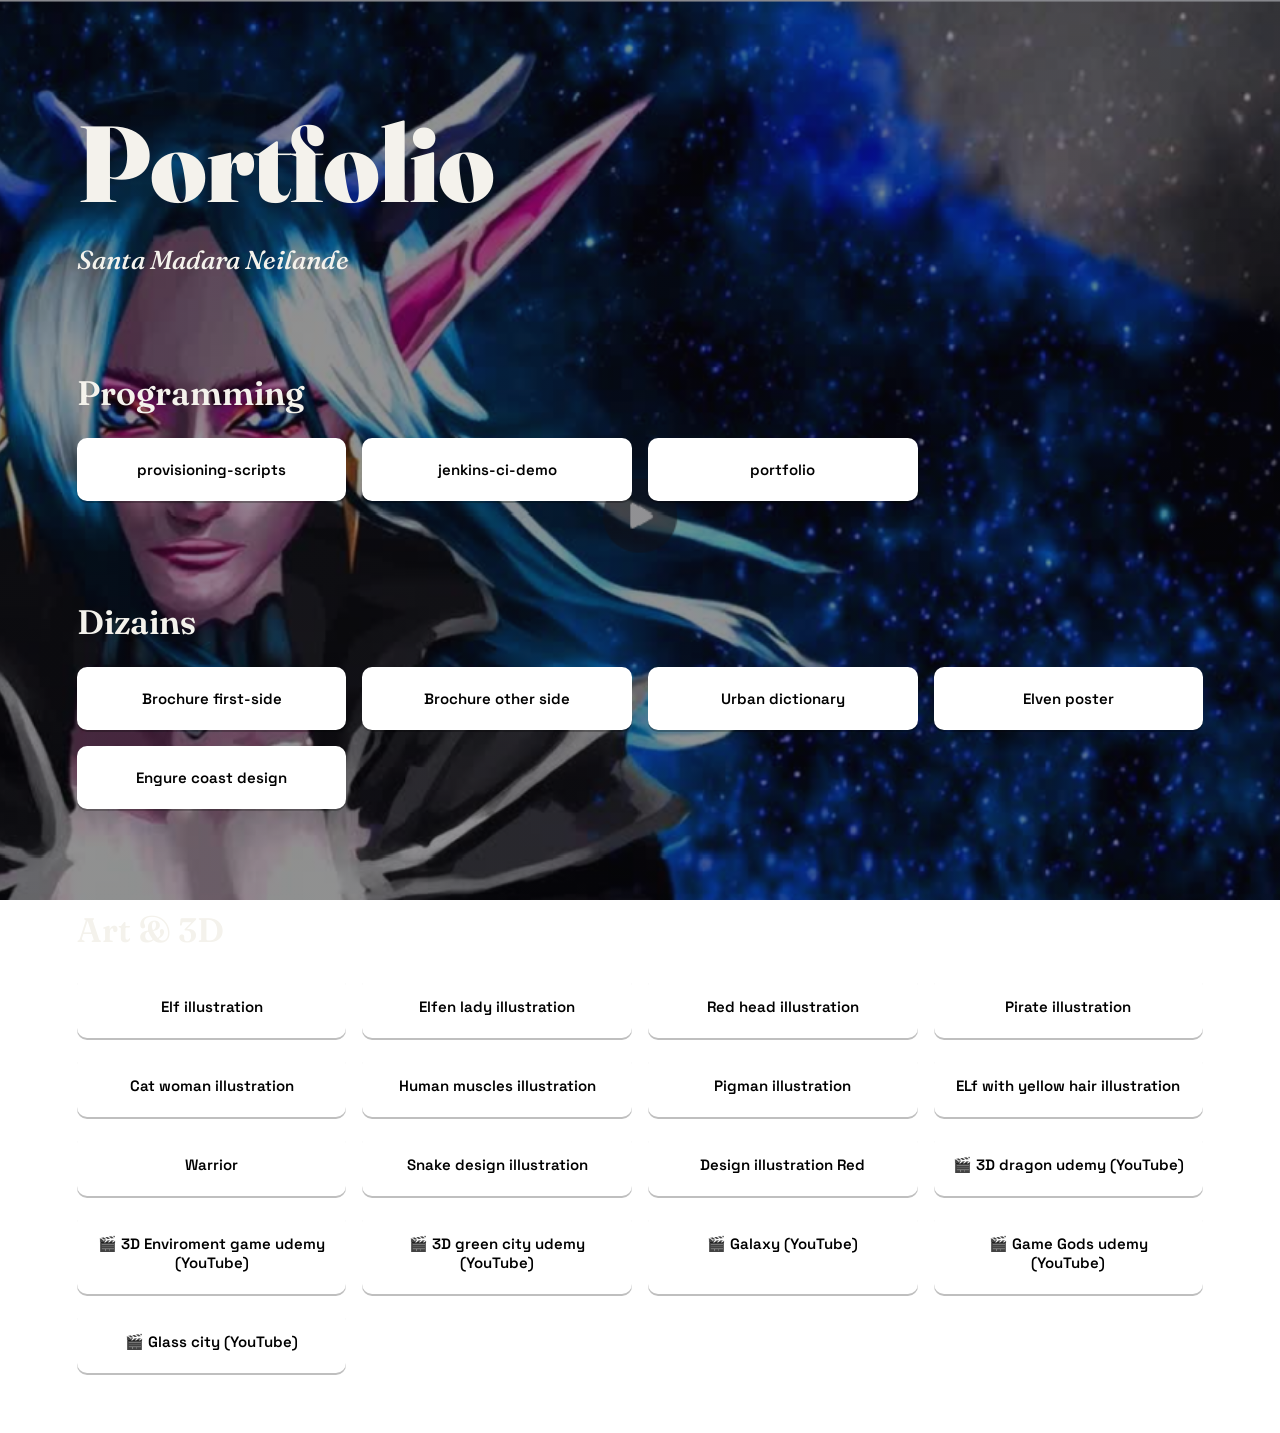
<file: index.html>
<!DOCTYPE html>
<html lang="lv">
<head>
<meta charset="UTF-8">
<meta name="viewport" content="width=device-width, initial-scale=1.0">
<title>Portfolio - Santa Madara Neilande</title>
<link rel="preconnect" href="https://fonts.googleapis.com">
<link rel="preconnect" href="https://fonts.gstatic.com" crossorigin>
<link href="https://fonts.googleapis.com/css2?family=Fraunces:ital,wght@0,600;0,900;1,500&family=Space+Grotesk:wght@400;500;600&display=swap" rel="stylesheet">
<link rel="stylesheet" href="style.css">
</head>
<body>

    <header class="hero">
        <h1 class="hero-name">Portfolio</h1>
        <p class="hero-tagline">Santa Madara Neilande</p>
    </header>

    <section class="section">
        <h2 class="section-title">Programming</h2>
        <div class="btn-grid" id="programming-grid">
    <a class="proj-btn" href="https://github.com/santamadaraneilande-ctrl/provisioning-scripts" target="_blank" rel="noopener">provisioning-scripts</a>
      <a class="proj-btn" href="https://github.com/santamadaraneilande-ctrl/jenkins-ci-demo" target="_blank" rel="noopener">jenkins-ci-demo</a>
      <a class="proj-btn" href="https://github.com/santamadaraneilande-ctrl/portfolio" target="_blank" rel="noopener">portfolio</a>
</div>
    </section>

    <section class="section">
        <h2 class="section-title">Dizains</h2>
        <div class="btn-grid" id="design-grid">
    <a class="proj-btn" href="images/brochure.png" target="_blank" rel="noopener">Brochure first-side</a>
      <a class="proj-btn" href="images/brochure2.png" target="_blank" rel="noopener">Brochure other side</a>
      <a class="proj-btn" href="images/urban.png" target="_blank" rel="noopener">Urban dictionary</a>
      <a class="proj-btn" href="images/Poster.png" target="_blank" rel="noopener">Elven poster</a>
      <a class="proj-btn" href="images/coast.png" target="_blank" rel="noopener">Engure coast design</a>
</div>
    </section>

    <section class="section">
        <h2 class="section-title">Art & 3D</h2>
        <div class="btn-grid" id="art-grid">
    <a class="proj-btn" href="images/pabeigselfs.png" target="_blank" rel="noopener">Elf illustration</a>
      <a class="proj-btn" href="images/elven.png" target="_blank" rel="noopener">Elfen lady illustration</a>
      <a class="proj-btn" href="images/redhead.png" target="_blank" rel="noopener">Red head illustration</a>
      <a class="proj-btn" href="images/pirate.png" target="_blank" rel="noopener">Pirate illustration</a>
      <a class="proj-btn" href="images/catgirl.png" target="_blank" rel="noopener">Cat woman illustration</a>
      <a class="proj-btn" href="images/cilveks-skelets.png" target="_blank" rel="noopener">Human muscles illustration</a>
      <a class="proj-btn" href="images/cukcilvekspabeigtaversija.png" target="_blank" rel="noopener">Pigman illustration</a>
      <a class="proj-btn" href="images/elfmaleyellowhair.png" target="_blank" rel="noopener">ELf with yellow hair illustration</a>
      <a class="proj-btn" href="images/warrior-1.png" target="_blank" rel="noopener">Warrior</a>
      <a class="proj-btn" href="images/Snake.png" target="_blank" rel="noopener">Snake design illustration</a>
      <a class="proj-btn" href="images/Red.png" target="_blank" rel="noopener">Design illustration Red</a>
      <a class="proj-btn" href="https://www.youtube.com/watch?v=BURVL35ZmCU" target="_blank" rel="noopener">🎬 3D dragon udemy (YouTube)</a>
      <a class="proj-btn" href="https://www.youtube.com/watch?v=23Ps7ryTFQE" target="_blank" rel="noopener">🎬 3D Enviroment game udemy (YouTube)</a>
      <a class="proj-btn" href="https://www.youtube.com/watch?v=OQYY___jlO0" target="_blank" rel="noopener">🎬 3D green city udemy (YouTube)</a>
      <a class="proj-btn" href="https://www.youtube.com/watch?v=ZyhvHQa6T0s&amp;t=1s" target="_blank" rel="noopener">🎬 Galaxy (YouTube)</a>
      <a class="proj-btn" href="https://www.youtube.com/watch?v=_T0LJ6hnNiw&amp;t=2s" target="_blank" rel="noopener">🎬 Game Gods udemy (YouTube)</a>
      <a class="proj-btn" href="https://www.youtube.com/watch?v=MhY0C1VSXJg" target="_blank" rel="noopener">🎬 Glass city (YouTube)</a>
</div>
    </section>

</body>
</html>
</file>
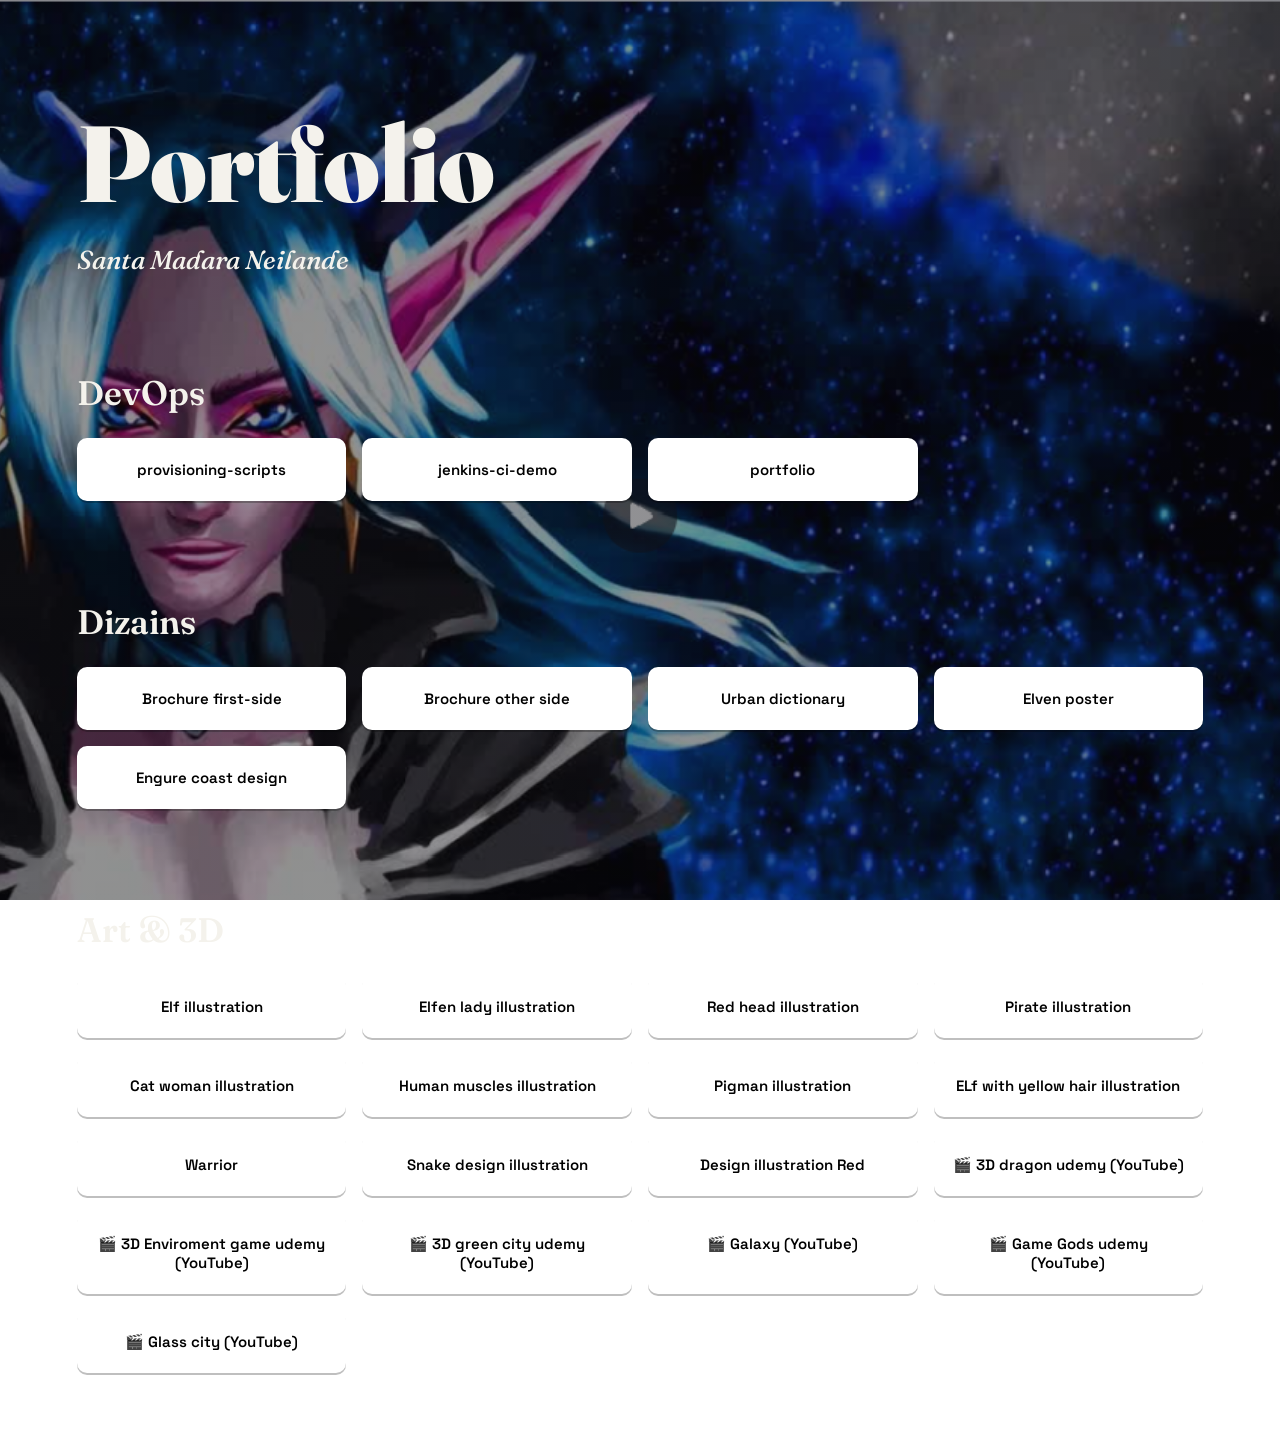
<file: portfolio.html>
<!DOCTYPE html>
<html lang="lv">
<head>
<meta charset="UTF-8">
<meta name="veiwport" content="width=device-width, initial-scale=1.0">
<title>Portfolio - Santa Madara Neilande</title>
<link rel="preconnect" href="https://fonts.googleapis.com">
<link rel="preconnect" href="https://fonts.gstatic.com" crossorigin>
<link href="https://fonts.googleapis.com/css2?family=Fraunces:ital,wght@0,600;0,900;1,500&family=Space+Grotesk:wght@400;500;600&display=swap" rel="stylesheet">
<link rel="stylesheet" href="style.css">
</head>
<body>

    <header class="hero">
        <h1 class="hero-name">Portfolio</h1>
        <p class="hero-tagline">Santa Madara Neilande</p>
    </header>

    <section class="section">
        <h2 class="section-title">DevOps</h2>
        <div class="btn-grid" id="devops-grid">
    <a class="proj-btn" href="https://github.com/santamadaraneilande-ctrl/provisioning-scripts" target="_blank" rel="noopener">provisioning-scripts</a>
      <a class="proj-btn" href="https://github.com/santamadaraneilande-ctrl/jenkins-ci-demo" target="_blank" rel="noopener">jenkins-ci-demo</a>
      <a class="proj-btn" href="https://github.com/santamadaraneilande-ctrl/portfolio" target="_blank" rel="noopener">portfolio</a>
</div>
    </section>

    <section class="section">
        <h2 class="section-title">Dizains</h2>
        <div class="btn-grid" id="design-grid">
    <a class="proj-btn" href="images/brochure.png" target="_blank" rel="noopener">Brochure first-side</a>
      <a class="proj-btn" href="images/brochure2.png" target="_blank" rel="noopener">Brochure other side</a>
      <a class="proj-btn" href="images/urban.png" target="_blank" rel="noopener">Urban dictionary</a>
      <a class="proj-btn" href="images/Poster.png" target="_blank" rel="noopener">Elven poster</a>
      <a class="proj-btn" href="images/coast.png" target="_blank" rel="noopener">Engure coast design</a>
</div>
    </section>

    <section class="section">
        <h2 class="section-title">Art & 3D</h2>
        <div class="btn-grid" id="art-grid">
    <a class="proj-btn" href="images/pabeigselfs.png" target="_blank" rel="noopener">Elf illustration</a>
      <a class="proj-btn" href="images/elven.png" target="_blank" rel="noopener">Elfen lady illustration</a>
      <a class="proj-btn" href="images/redhead.png" target="_blank" rel="noopener">Red head illustration</a>
      <a class="proj-btn" href="images/pirate.png" target="_blank" rel="noopener">Pirate illustration</a>
      <a class="proj-btn" href="images/catgirl.png" target="_blank" rel="noopener">Cat woman illustration</a>
      <a class="proj-btn" href="images/cilveks-skelets.png" target="_blank" rel="noopener">Human muscles illustration</a>
      <a class="proj-btn" href="images/cukcilvekspabeigtaversija.png" target="_blank" rel="noopener">Pigman illustration</a>
      <a class="proj-btn" href="images/elfmaleyellowhair.png" target="_blank" rel="noopener">ELf with yellow hair illustration</a>
      <a class="proj-btn" href="images/warrior-1.png" target="_blank" rel="noopener">Warrior</a>
      <a class="proj-btn" href="images/Snake.png" target="_blank" rel="noopener">Snake design illustration</a>
      <a class="proj-btn" href="images/Red.png" target="_blank" rel="noopener">Design illustration Red</a>
      <a class="proj-btn" href="https://www.youtube.com/watch?v=BURVL35ZmCU" target="_blank" rel="noopener">🎬 3D dragon udemy (YouTube)</a>
      <a class="proj-btn" href="https://www.youtube.com/watch?v=23Ps7ryTFQE" target="_blank" rel="noopener">🎬 3D Enviroment game udemy (YouTube)</a>
      <a class="proj-btn" href="https://www.youtube.com/watch?v=OQYY___jlO0" target="_blank" rel="noopener">🎬 3D green city udemy (YouTube)</a>
      <a class="proj-btn" href="https://www.youtube.com/watch?v=ZyhvHQa6T0s&amp;t=1s" target="_blank" rel="noopener">🎬 Galaxy (YouTube)</a>
      <a class="proj-btn" href="https://www.youtube.com/watch?v=_T0LJ6hnNiw&amp;t=2s" target="_blank" rel="noopener">🎬 Game Gods udemy (YouTube)</a>
      <a class="proj-btn" href="https://www.youtube.com/watch?v=MhY0C1VSXJg" target="_blank" rel="noopener">🎬 Glass city (YouTube)</a>
</div>
    </section>

</body>
</html>
</file>
<file: style.css>
:root {
    --ink: #000000;
    --btn-bg: #ffffff;
    --hero-text: #f4f2ec;
    --overlay: rgba(10, 10, 16, 0.45);
}

* { box-sizing: border-box; }

body {
    margin:0;
    color: var(--hero-text);
    font-family: 'Space Grotesk', sans-serif;
    min-height: 100vh;
    position: relative;
}
body::before {
    content:"";
    position: fixed;
    top: 0;
    left: 0;
    width: 100vw;
    height: 100vh;
    background-image:
        linear-gradient(var(--overlay), var(--overlay)),
        url('images/background.jpg');
    background-size: cover;
    background-position: center;
    background-repeat: no-repeat;
    z-index: -1;
}

.hero {
    padding: 96px 6vw 56px;
    text-alighn: center;
}

.hero-name {
    font-family: 'Fraunces', serif;
    font-weight: 900;
    font-size: clamp(48px, 9vw, 108px);
    margin: 0;
    letter-spacing: -0.01em;
}

.hero-tagline {
    font-family: 'Fraunces', serif;
    font-style: italic;
    font-weight: 500;
    font-size: clamp(18px, 2.4vw, 26px);
    margin: 14px 0 0;
}

.section {
    padding: 40px 6vw 60px;
}

.section-title {
    font-family: 'Fraunces', serif;
    font-weight: 600;
    font-size: clamp(24px, 3vw, 34px);
    margin: 0 0 24px;
}

.btn-grid {
    display: grid;
    grid-template-columns: repeat(auto-fill, minmax(220px, 1fr));
    gap: 16px;
}

.proj-btn {
    background: var(--btn-bg);
    color: var(--ink);
    font-family: 'Space Grotesk', sans-serif;
    font-weight: 600;
    font-size: 15px;
    text-align: center;
    text-decoration: none;
    padding: 22px 18px;
    border-radius: 10px;
    transition: transform 0.15s ease, box-shadow 0.15s ease;
    box-shadow:0 2px 0 rgba(0,0,0,0.25);
}

.proj-btn:hover {
    transform: translateY(-3px);
    box-shadow: 0 6px 14px rgba(0,0,0,0.3);
}

.empty-note {
    color: var(--hero-text);
    opacity: 0.7;
    font-size: 14px;
    font-style: italic;
}

@media (max-width: 560px) {
    .hero { padding: 64px 6vw 40px; }
    .section { padding: 30px 6vw 40px;}
}
</file>
